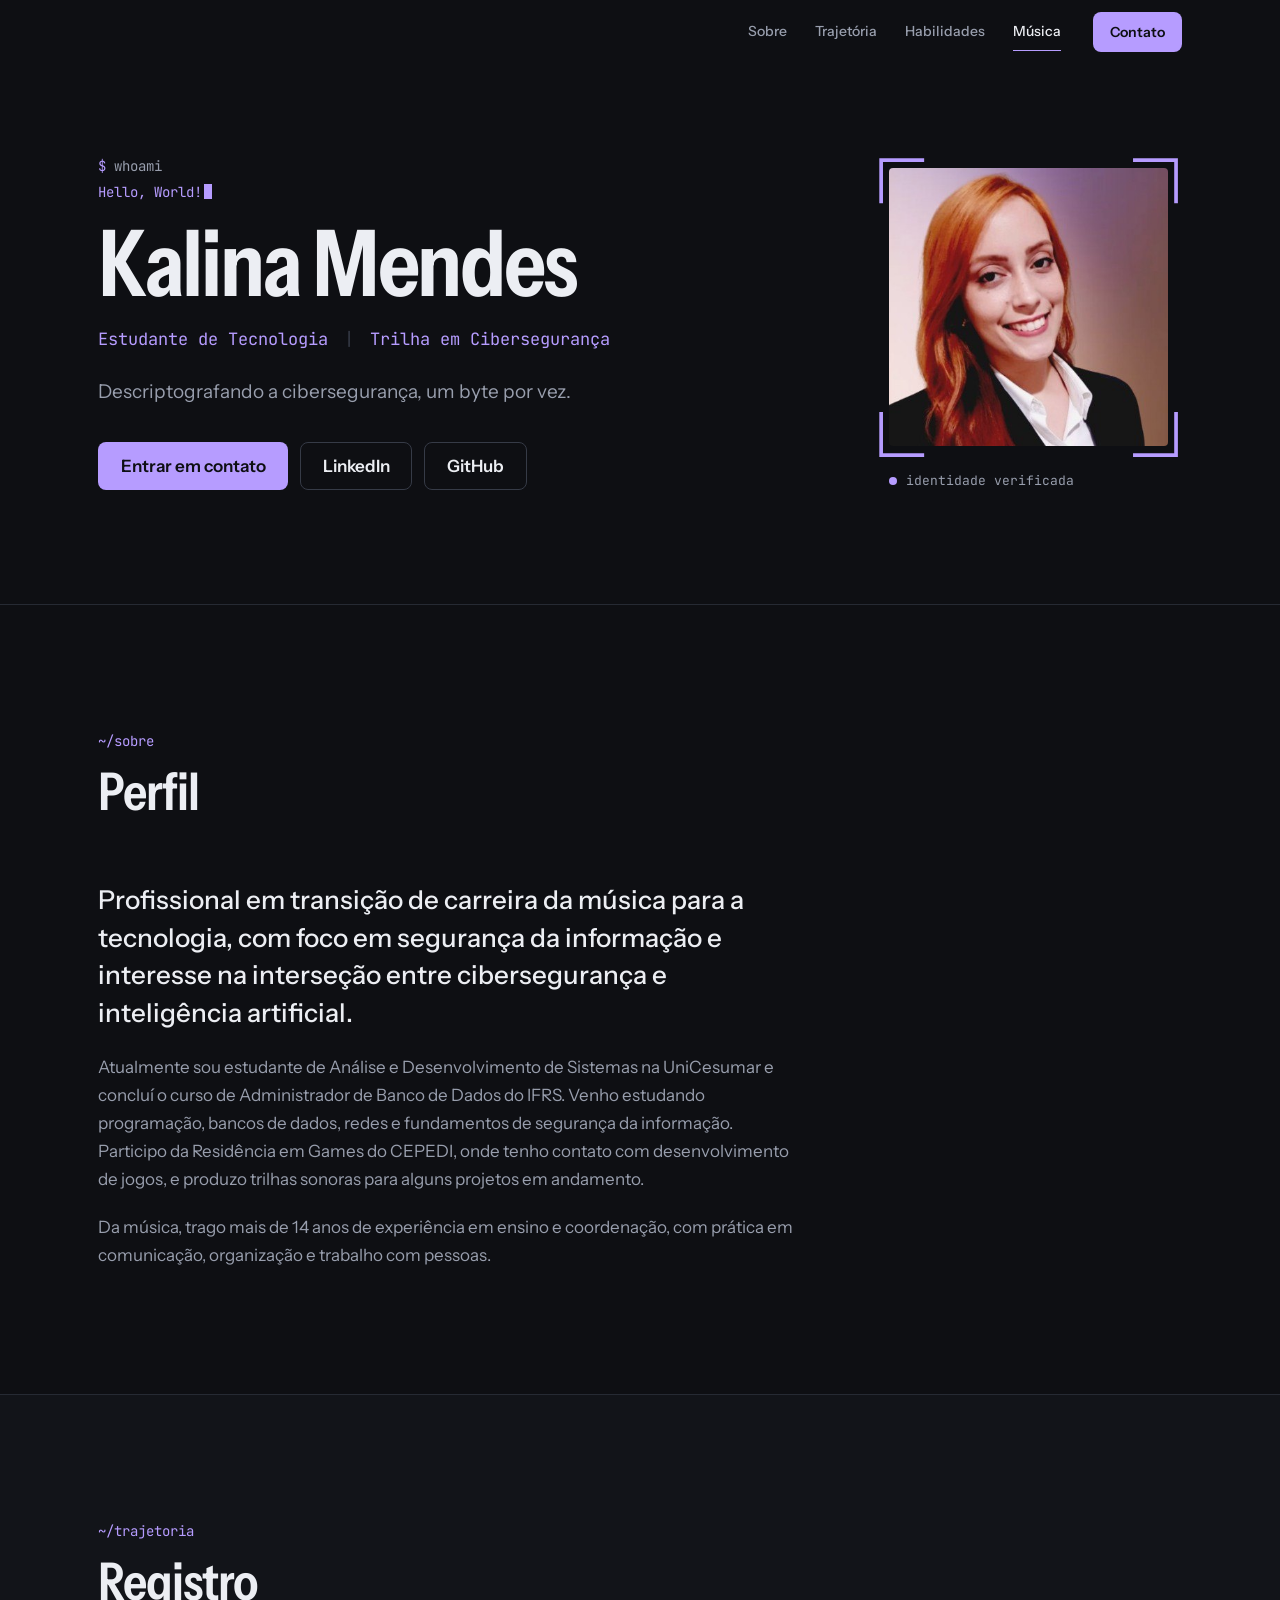
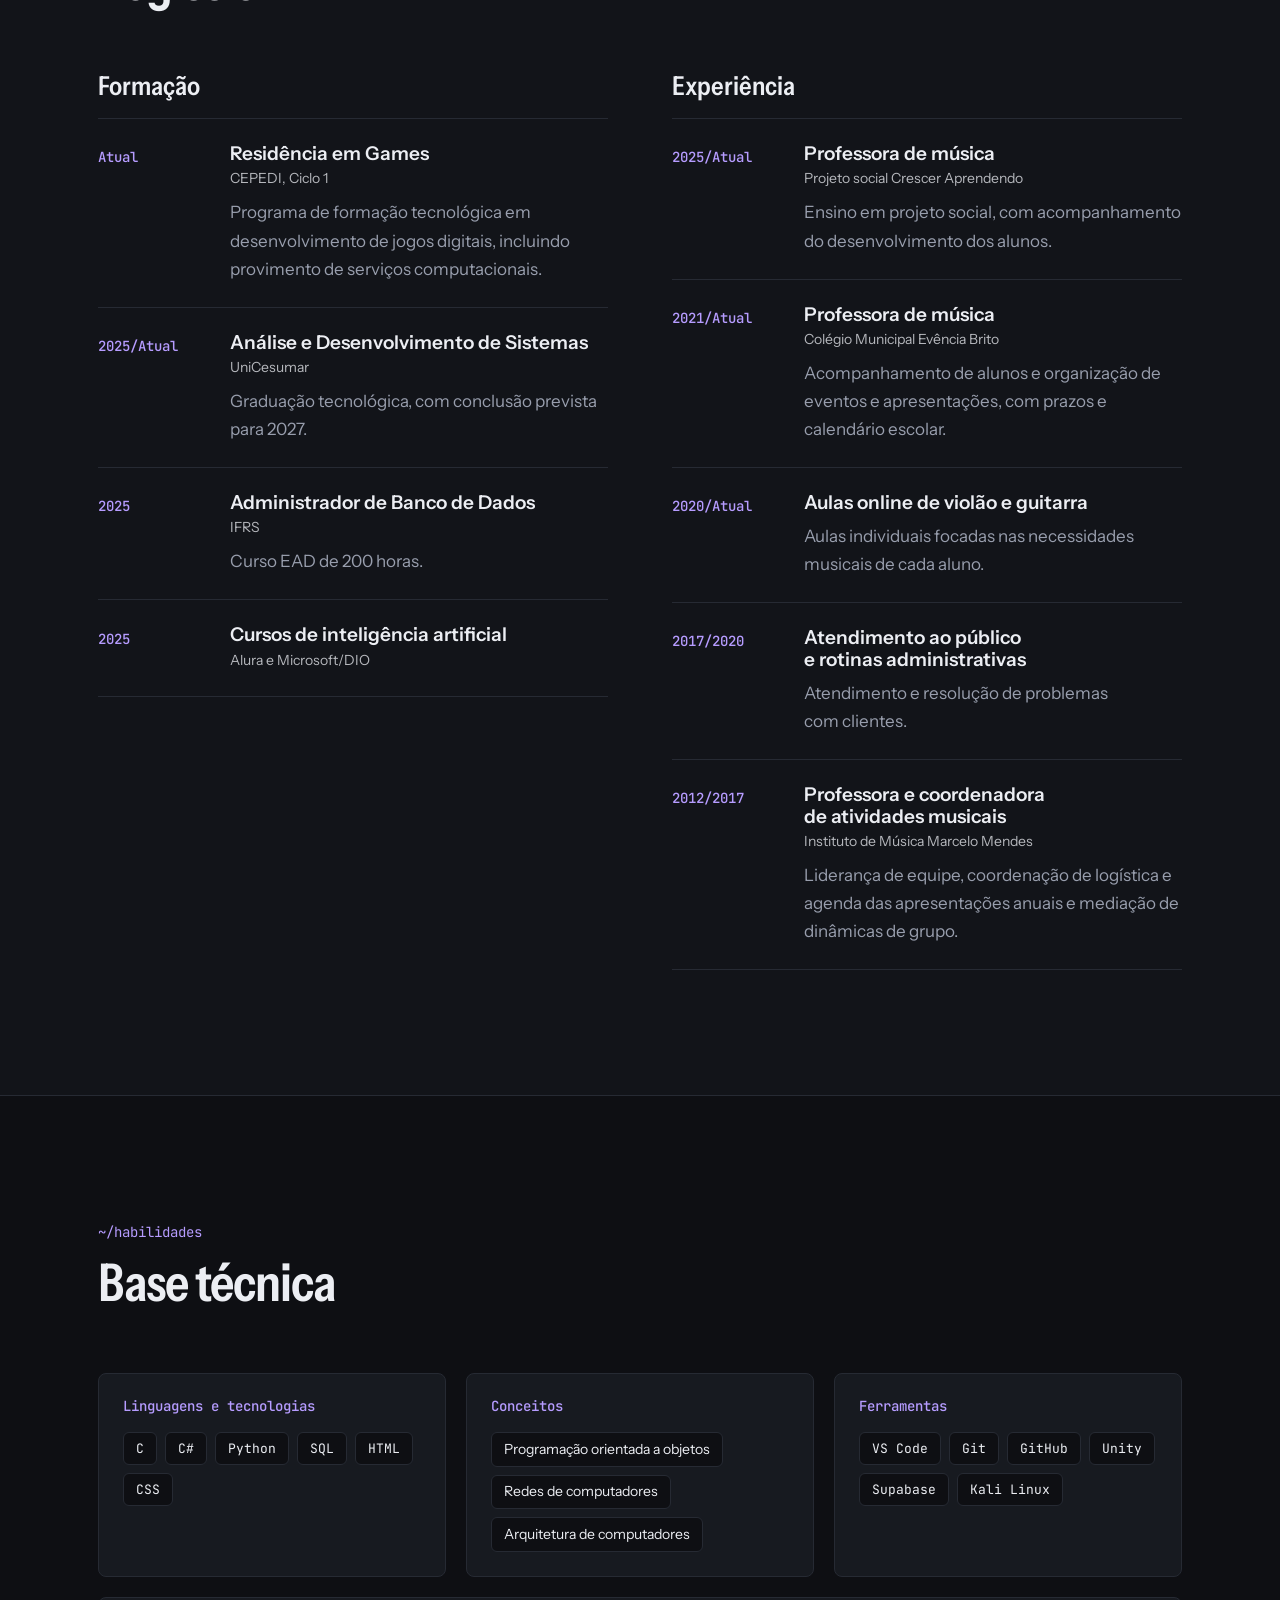
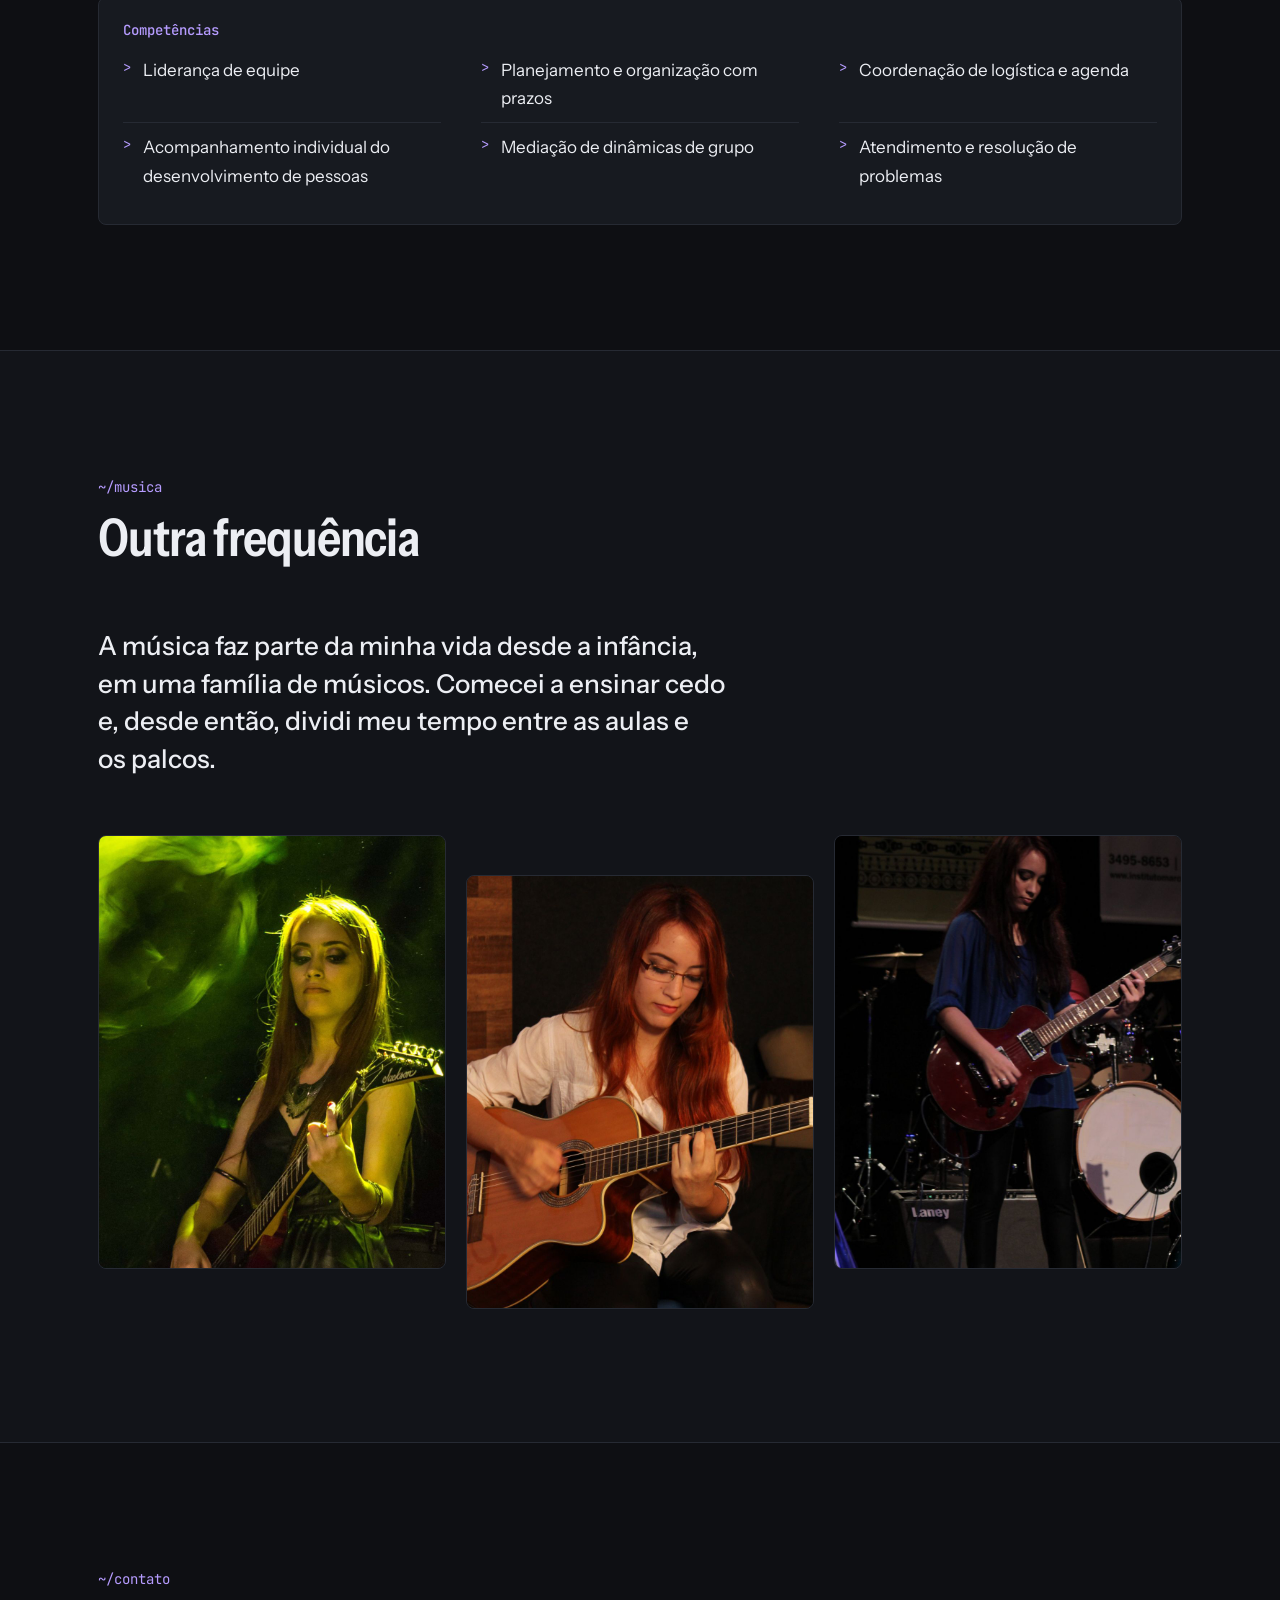
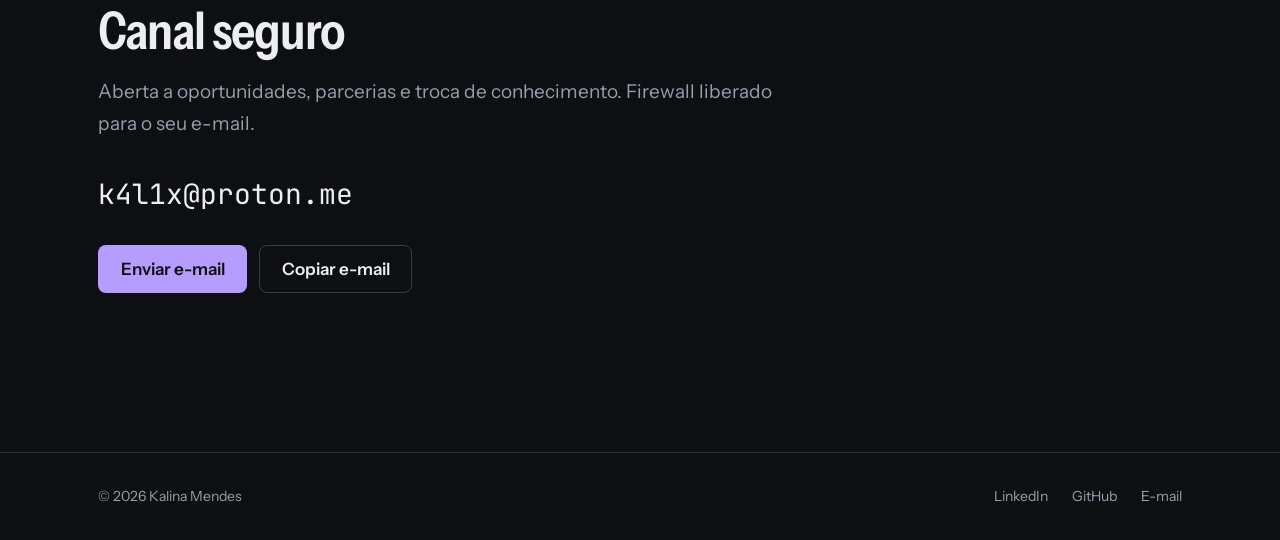
<file: index.html>
<!DOCTYPE html>
<html lang="pt-BR" class="no-js">
<head>
  <meta charset="UTF-8">
  <meta name="viewport" content="width=device-width, initial-scale=1">
  <title>K4L1</title>
  <meta name="description" content="Kalina Mendes, estudante de Análise e Desenvolvimento de Sistemas com trilha em cibersegurança. Formação, trajetória, base técnica e contato.">
  <meta name="author" content="Kalina Mendes">
  <meta name="theme-color" content="#0E0F13">
  <link rel="canonical" href="https://k4l1.com/">

  <meta property="og:type" content="profile">
  <meta property="og:locale" content="pt_BR">
  <meta property="og:site_name" content="Kalina Mendes">
  <meta property="og:title" content="Kalina Mendes | Estudante de Tecnologia, Trilha em Cibersegurança">
  <meta property="og:description" content="Estudante de Análise e Desenvolvimento de Sistemas com trilha em cibersegurança.">
  <meta property="og:url" content="https://k4l1.com/">
  <meta property="og:image" content="https://k4l1.com/assets/images/og-image.png">
  <meta property="og:image:width" content="1200">
  <meta property="og:image:height" content="630">
  <meta name="twitter:card" content="summary_large_image">

  <link rel="icon" href="assets/icons/favicon.svg" type="image/svg+xml">
  <link rel="apple-touch-icon" href="assets/icons/apple-touch-icon.png">
  <link rel="preload" href="assets/fonts/instrument-sans.woff2" as="font" type="font/woff2" crossorigin>
  <link rel="preload" href="assets/fonts/jetbrains-mono.woff2" as="font" type="font/woff2" crossorigin>
  <link rel="stylesheet" href="style.css">

  <script>document.documentElement.classList.replace('no-js', 'js');</script>
  <script src="script.js" defer></script>
</head>
<body>
  <a class="skip-link" href="#conteudo">Pular para o conteúdo</a>

  <header class="site-header" data-header>
    <div class="container header-inner">
      <button class="nav-toggle" type="button" aria-expanded="false" aria-controls="menu" data-nav-toggle>
        <span class="nav-toggle-bars" aria-hidden="true"></span>
        <span class="visually-hidden" data-nav-label>Abrir menu</span>
      </button>

      <nav class="site-nav" id="menu" aria-label="Principal" data-nav>
        <ul class="nav-list">
          <li><a href="#sobre">Sobre</a></li>
          <li><a href="#trajetoria">Trajetória</a></li>
          <li><a href="#habilidades">Habilidades</a></li>
          <li><a href="#musica">Música</a></li>
        </ul>
        <a class="btn btn-accent btn-small" href="#contato">Contato</a>
      </nav>
    </div>
  </header>

  <main id="conteudo">

    <!-- TOPO -->
    <section class="hero" id="topo" aria-labelledby="nome">
      <div class="container hero-grid">
        <div class="hero-text">
          <button class="prompt step" type="button" data-terminal-open aria-label="Abrir terminal" title="Abrir terminal">
            <span class="prompt-line" aria-hidden="true"><span class="prompt-sign">$</span> <span class="prompt-cmd">whoami</span></span>
            <span class="prompt-out" aria-hidden="true"><span data-typed>k4l1</span><span class="caret"></span></span>
          </button>
          <h1 class="hero-name step" id="nome">Kalina Mendes</h1>
          <p class="hero-title step"><span class="hero-part">Estudante de Tecnologia</span> <span class="hero-sep" aria-hidden="true">|</span> <span class="hero-part">Trilha em Cibersegurança</span></p>
          <p class="hero-lead step">Descriptografando a cibersegurança, um byte por vez.</p>
          <div class="hero-actions step">
            <a class="btn btn-accent" href="#contato">Entrar em contato</a>
            <a class="btn btn-ghost" href="https://www.linkedin.com/in/kalina-mendes/" target="_blank" rel="noopener">LinkedIn</a>
            <a class="btn btn-ghost" href="https://github.com/kalina-mendes" target="_blank" rel="noopener">GitHub</a>
          </div>
        </div>

        <figure class="id-card step">
          <div class="id-photo">
            <img src="assets/images/kalina-mendes.jpg" width="400" height="400" alt="Retrato de Kalina Mendes, sorrindo, de camisa branca e blazer preto." fetchpriority="high">
            <svg class="id-frame" viewBox="0 0 100 100" preserveAspectRatio="none" aria-hidden="true">
              <path d="M2 16V2h14M84 2h14v14M98 84v14H84M16 98H2V84"/>
            </svg>
          </div>
          <figcaption class="id-caption">
            <span class="id-dot" aria-hidden="true"></span>identidade verificada
          </figcaption>
        </figure>
      </div>
    </section>

    <!-- SOBRE -->
    <section class="section" id="sobre" aria-labelledby="sobre-titulo">
      <div class="container">
        <header class="section-head reveal">
          <p class="section-path" aria-hidden="true">~/sobre</p>
          <h2 class="section-title" id="sobre-titulo">Perfil</h2>
        </header>

        <div class="about reveal">
          <div class="about-text">
            <p class="about-lead">
              Profissional em transição de carreira da música para a tecnologia, com foco em segurança da informação
              e interesse na interseção entre cibersegurança e inteligência artificial.
            </p>
            <p>
              Atualmente sou estudante de Análise e Desenvolvimento de Sistemas na UniCesumar e concluí o curso de
              Administrador de Banco de Dados do IFRS. Venho estudando programação, bancos de dados, redes e fundamentos
              de segurança da informação. Participo da Residência em Games do CEPEDI, onde tenho contato com
              desenvolvimento de jogos, e produzo trilhas sonoras para alguns projetos em andamento.
            </p>
            <p>
              Da música, trago mais de 14 anos de experiência em ensino e coordenação, com prática em comunicação,
              organização e trabalho com pessoas.
            </p>
          </div>
        </div>
      </div>
    </section>

    <!-- TRAJETÓRIA -->
    <section class="section section-alt" id="trajetoria" aria-labelledby="trajetoria-titulo">
      <div class="container">
        <header class="section-head reveal">
          <p class="section-path" aria-hidden="true">~/trajetoria</p>
          <h2 class="section-title" id="trajetoria-titulo">Registro</h2>
        </header>

        <div class="log-grid">
          <div class="log reveal">
            <h3 class="log-title">Formação</h3>
            <ol class="log-list">
              <li class="log-item">
                <p class="log-date"><span class="visually-hidden">Período: </span>Atual</p>
                <div class="log-body">
                  <h4>Residência em Games</h4>
                  <p class="log-org">CEPEDI, Ciclo 1</p>
                  <p>Programa de formação tecnológica em desenvolvimento de jogos digitais, incluindo provimento de serviços computacionais.</p>
                </div>
              </li>
              <li class="log-item">
                <p class="log-date"><span class="visually-hidden">Período: </span>2025/Atual</p>
                <div class="log-body">
                  <h4>Análise e Desenvolvimento de Sistemas</h4>
                  <p class="log-org">UniCesumar</p>
                  <p>Graduação tecnológica, com conclusão prevista para 2027.</p>
                </div>
              </li>
              <li class="log-item">
                <p class="log-date"><span class="visually-hidden">Ano: </span>2025</p>
                <div class="log-body">
                  <h4>Administrador de Banco de Dados</h4>
                  <p class="log-org">IFRS</p>
                  <p>Curso EAD de 200 horas.</p>
                </div>
              </li>
              <li class="log-item">
                <p class="log-date"><span class="visually-hidden">Ano: </span>2025</p>
                <div class="log-body">
                  <h4>Cursos de inteligência artificial</h4>
                  <p class="log-org">Alura e Microsoft/DIO</p>
                </div>
              </li>
            </ol>
          </div>

          <div class="log reveal">
            <h3 class="log-title">Experiência</h3>
            <ol class="log-list">
              <li class="log-item">
                <p class="log-date"><span class="visually-hidden">Período: </span>2025/Atual</p>
                <div class="log-body">
                  <h4>Professora de música</h4>
                  <p class="log-org">Projeto social Crescer Aprendendo</p>
                  <p>Ensino em projeto social, com acompanhamento do desenvolvimento dos alunos.</p>
                </div>
              </li>
              <li class="log-item">
                <p class="log-date"><span class="visually-hidden">Período: </span>2021/Atual</p>
                <div class="log-body">
                  <h4>Professora de música</h4>
                  <p class="log-org">Colégio Municipal Evência Brito</p>
                  <p>Acompanhamento de alunos e organização de eventos e apresentações, com prazos e calendário escolar.</p>
                </div>
              </li>
              <li class="log-item">
                <p class="log-date"><span class="visually-hidden">Período: </span>2020/Atual</p>
                <div class="log-body">
                  <h4>Aulas online de violão e guitarra</h4>
                  <p>Aulas individuais focadas nas necessidades musicais de cada aluno.</p>
                </div>
              </li>
              <li class="log-item">
                <p class="log-date"><span class="visually-hidden">Período: </span>2017/2020</p>
                <div class="log-body">
                  <h4>Atendimento ao público e rotinas administrativas</h4>
                  <p>Atendimento e resolução de problemas com clientes.</p>
                </div>
              </li>
              <li class="log-item">
                <p class="log-date"><span class="visually-hidden">Período: </span>2012/2017</p>
                <div class="log-body">
                  <h4>Professora e coordenadora de atividades musicais</h4>
                  <p class="log-org">Instituto de Música Marcelo Mendes</p>
                  <p>Liderança de equipe, coordenação de logística e agenda das apresentações anuais e mediação de dinâmicas de grupo.</p>
                </div>
              </li>
            </ol>
          </div>
        </div>
      </div>
    </section>

    <!-- HABILIDADES -->
    <section class="section" id="habilidades" aria-labelledby="habilidades-titulo">
      <div class="container">
        <header class="section-head reveal">
          <p class="section-path" aria-hidden="true">~/habilidades</p>
          <h2 class="section-title" id="habilidades-titulo">Base técnica</h2>
        </header>

        <div class="stack-grid">
          <article class="stack reveal">
            <h3 class="stack-title">Linguagens e tecnologias</h3>
            <ul class="tags tags-mono">
              <li>C</li><li>C#</li><li>Python</li><li>SQL</li><li>HTML</li><li>CSS</li>
            </ul>
          </article>
          <article class="stack reveal">
            <h3 class="stack-title">Conceitos</h3>
            <ul class="tags">
              <li>Programação orientada a objetos</li><li>Redes de computadores</li><li>Arquitetura de computadores</li>
            </ul>
          </article>
          <article class="stack reveal">
            <h3 class="stack-title">Ferramentas</h3>
            <ul class="tags tags-mono">
              <li>VS Code</li><li>Git</li><li>GitHub</li><li>Unity</li><li>Supabase</li><li>Kali Linux</li>
            </ul>
          </article>
          <article class="stack stack-wide reveal">
            <h3 class="stack-title">Competências</h3>
            <ul class="skill-list">
              <li>Liderança de equipe</li>
              <li>Planejamento e organização com prazos</li>
              <li>Coordenação de logística e agenda</li>
              <li>Acompanhamento individual do desenvolvimento de pessoas</li>
              <li>Mediação de dinâmicas de grupo</li>
              <li>Atendimento e resolução de problemas</li>
            </ul>
          </article>
        </div>
      </div>
    </section>

    <!-- MÚSICA -->
    <section class="section section-alt" id="musica" aria-labelledby="musica-titulo">
      <div class="container">
        <header class="section-head reveal">
          <p class="section-path" aria-hidden="true">~/musica</p>
          <h2 class="section-title" id="musica-titulo">Outra frequência</h2>
        </header>

        <div class="music reveal">
          <div class="music-text">
            <p class="about-lead">
              A música faz parte da minha vida desde a infância, em uma família de músicos.
              Comecei a ensinar cedo e, desde então, dividi meu tempo entre as aulas e os palcos.
            </p>
          </div>

          <div class="gallery">
            <figure class="shot">
              <img src="assets/images/musica-show.jpg" width="960" height="1200" loading="lazy" decoding="async"
                   alt="Kalina tocando guitarra elétrica em show, iluminada por fumaça verde.">
            </figure>
            <figure class="shot">
              <img src="assets/images/musica-violao.jpg" width="960" height="1200" loading="lazy" decoding="async"
                   alt="Kalina tocando violão sentada, em um estúdio.">
            </figure>
            <figure class="shot">
              <img src="assets/images/musica-palco.jpg" width="960" height="1200" loading="lazy" decoding="async"
                   alt="Kalina tocando guitarra vermelha no palco, com bateria e amplificador ao fundo.">
            </figure>
          </div>
        </div>
      </div>
    </section>

    <!-- CONTATO -->
    <section class="section section-contact" id="contato" aria-labelledby="contato-titulo">
      <div class="container">
        <div class="contact reveal">
          <p class="section-path" aria-hidden="true">~/contato</p>
          <h2 class="section-title" id="contato-titulo">Canal seguro</h2>
          <p class="contact-text">Aberta a oportunidades, parcerias e troca de conhecimento. Firewall liberado para o seu e-mail.</p>

          <p class="contact-mail"><a href="mailto:k4l1x@proton.me">k4l1x@proton.me</a></p>

          <div class="contact-actions">
            <a class="btn btn-accent" href="mailto:k4l1x@proton.me">Enviar e-mail</a>
            <button class="btn btn-ghost" type="button" data-copy="k4l1x@proton.me">Copiar e-mail</button>
          </div>
          <p class="copy-feedback" role="status" aria-live="polite" data-copy-feedback></p>
        </div>
      </div>
    </section>
  </main>

  <footer class="site-footer">
    <div class="container footer-inner">
      <p>&copy; <span data-year>2026</span> Kalina Mendes</p>
      <ul class="footer-links">
        <li><a href="https://www.linkedin.com/in/kalina-mendes/" target="_blank" rel="noopener">LinkedIn</a></li>
        <li><a href="https://github.com/kalina-mendes" target="_blank" rel="noopener">GitHub</a></li>
        <li><a href="mailto:k4l1x@proton.me">E-mail</a></li>
      </ul>
    </div>
  </footer>

  <!-- TERMINAL: abre ao clicar no "$ whoami" do topo -->
  <dialog class="terminal" id="terminal" aria-labelledby="terminal-titulo">
    <div class="terminal-bar">
      <p class="terminal-title" id="terminal-titulo">k4l1@site</p>
      <button class="terminal-close" type="button" id="terminal-fechar" aria-label="Fechar terminal">&times;</button>
    </div>
    <div class="terminal-output" id="terminal-saida" aria-live="polite"></div>
    <form class="terminal-form" id="terminal-form">
      <label class="terminal-prompt" id="terminal-prompt" for="terminal-entrada">k4l1@site:~$</label>
      <input class="terminal-input" id="terminal-entrada" type="text" autocomplete="off" autocapitalize="off" autocorrect="off" spellcheck="false" enterkeyhint="send">
    </form>
  </dialog>
</body>
</html>
</file>
<file: style.css>
/* =========================================================
   k4l1.com
   Modo escuro. Mobile-first. Tokens no :root.
   ========================================================= */

@font-face {
  font-family: "Instrument Sans";
  src: url("assets/fonts/instrument-sans.woff2") format("woff2");
  font-weight: 400 700;
  font-stretch: 75% 100%;
  font-display: swap;
}
@font-face {
  font-family: "JetBrains Mono";
  src: url("assets/fonts/jetbrains-mono.woff2") format("woff2");
  font-weight: 100 800;
  font-display: swap;
}

:root {
  --bg: #0E0F13;
  --bg-alt: #121419;
  --surface: #171A20;
  --line: #262A33;
  --line-strong: #363B47;
  --text: #ECEEF3;
  --muted: #989EAD;
  --accent: #B69CFF;
  --accent-hover: #C9B6FF;
  --accent-soft: rgba(182, 156, 255, 0.12);

  --sans: "Instrument Sans", "Segoe UI", system-ui, -apple-system, Roboto, Arial, sans-serif;
  --mono: "JetBrains Mono", ui-monospace, "Cascadia Code", Consolas, "Liberation Mono", monospace;

  --step--1: 0.875rem;
  --step-0: 1rem;
  --step-1: 1.1875rem;
  --step-2: clamp(1.3rem, 1.1rem + 0.9vw, 1.625rem);
  --step-3: clamp(2rem, 1.4rem + 2.8vw, 3.25rem);
  --step-4: clamp(2.75rem, 1.6rem + 5.6vw, 5.75rem);

  --gutter: clamp(1.25rem, 4.5vw, 3rem);
  --section-space: clamp(4.5rem, 3rem + 6vw, 8rem);
  --header-h: 4rem;
  --radius: 8px;
  --ease: cubic-bezier(0.2, 0.7, 0.2, 1);

  color-scheme: dark;
}

/* ---------- Base ---------- */
*, *::before, *::after { box-sizing: border-box; }

html {
  -webkit-text-size-adjust: 100%;
  scroll-behavior: smooth;
  scroll-padding-top: calc(var(--header-h) + 1rem);
  background: var(--bg);
}

body {
  margin: 0;
  font-family: var(--sans);
  font-size: var(--step-0);
  line-height: 1.65;
  color: var(--text);
  background: var(--bg);
  -webkit-font-smoothing: antialiased;
  overflow-x: hidden;
}
@media (min-width: 1024px) { body { font-size: 1.0625rem; } }

h1, h2, h3, h4 { margin: 0; line-height: 1.15; font-weight: 600; text-wrap: balance; }
p { margin: 0; text-wrap: pretty; }
ul, ol { margin: 0; padding: 0; list-style: none; }
figure { margin: 0; }
img, svg { display: block; max-width: 100%; }
a { color: inherit; }

::selection { background: var(--accent); color: var(--bg); }

:focus-visible { outline: 2px solid var(--accent); outline-offset: 3px; border-radius: 3px; }

.container { width: 100%; max-width: 1180px; margin-inline: auto; padding-inline: var(--gutter); }

.visually-hidden {
  position: absolute !important;
  width: 1px; height: 1px;
  overflow: hidden;
  clip: rect(0 0 0 0);
  white-space: nowrap;
}

.skip-link {
  position: absolute; left: 1rem; top: -4rem; z-index: 100;
  padding: 0.75rem 1rem;
  background: var(--accent); color: var(--bg);
  font-weight: 600; text-decoration: none; border-radius: var(--radius);
  transition: top 0.2s var(--ease);
}
.skip-link:focus { top: 1rem; }

/* ---------- Botões ---------- */
.btn {
  display: inline-flex; align-items: center; justify-content: center;
  min-height: 3rem; padding: 0.75rem 1.35rem;
  font: inherit; font-weight: 600; line-height: 1.2;
  text-decoration: none; cursor: pointer;
  border: 1px solid transparent; border-radius: var(--radius);
  transition: background-color 0.25s var(--ease), border-color 0.25s var(--ease), color 0.25s var(--ease);
}
.btn-small { min-height: 2.5rem; padding: 0.45rem 1rem; font-size: var(--step--1); }
.btn-accent { background: var(--accent); color: var(--bg); }
.btn-accent:hover { background: var(--accent-hover); }
.btn-ghost { background: transparent; color: var(--text); border-color: var(--line-strong); }
.btn-ghost:hover { border-color: var(--accent); color: var(--accent); }

/* ---------- Header ---------- */
.site-header {
  position: fixed; inset: 0 0 auto 0; z-index: 50;
  height: var(--header-h);
  transition: background-color 0.3s var(--ease), box-shadow 0.3s var(--ease);
}
.site-header.is-solid,
.site-header.menu-open {
  background: rgba(14, 15, 19, 0.88);
  box-shadow: 0 1px 0 var(--line);
  -webkit-backdrop-filter: blur(12px);
  backdrop-filter: blur(12px);
}

.header-inner { height: 100%; display: flex; align-items: center; justify-content: flex-end; gap: 1rem; }

.brand {
  font-family: var(--mono);
  font-size: 0.9375rem;
  font-weight: 500;
  text-decoration: none;
  letter-spacing: -0.01em;
}
.brand-prompt { color: var(--accent); }

.nav-toggle {
  display: none; position: relative;
  width: 2.75rem; height: 2.75rem; margin-right: -0.5rem;
  background: none; border: 0; color: var(--text); cursor: pointer;
}
.js .nav-toggle { display: block; }
.nav-toggle-bars,
.nav-toggle-bars::before,
.nav-toggle-bars::after {
  position: absolute; left: 50%;
  width: 1.375rem; height: 2px; margin-left: -0.6875rem;
  background: currentColor; border-radius: 2px;
  transition: transform 0.3s var(--ease), background-color 0.2s;
}
.nav-toggle-bars { top: 50%; margin-top: -1px; }
.nav-toggle-bars::before, .nav-toggle-bars::after { content: ""; }
.nav-toggle-bars::before { transform: translateY(-7px); }
.nav-toggle-bars::after { transform: translateY(7px); }
.nav-toggle[aria-expanded="true"] .nav-toggle-bars { background: transparent; }
.nav-toggle[aria-expanded="true"] .nav-toggle-bars::before { transform: rotate(45deg); }
.nav-toggle[aria-expanded="true"] .nav-toggle-bars::after { transform: rotate(-45deg); }

.site-nav a:not(.btn) { text-decoration: none; }

.js .site-nav {
  position: fixed; inset: var(--header-h) 0 auto 0;
  padding: 0.5rem var(--gutter) 2rem;
  background: var(--bg);
  box-shadow: 0 1px 0 var(--line), 0 30px 40px -20px rgba(0, 0, 0, 0.6);
  opacity: 0; visibility: hidden; transform: translateY(-8px);
  transition: opacity 0.3s var(--ease), transform 0.3s var(--ease), visibility 0s linear 0.3s;
}
.js .site-nav.is-open {
  opacity: 1; visibility: visible; transform: none;
  transition: opacity 0.3s var(--ease), transform 0.3s var(--ease);
}
.nav-list a {
  display: block; padding: 0.9rem 0;
  font-size: var(--step-2); font-weight: 550;
  border-bottom: 1px solid var(--line);
}
.site-nav .btn { width: 100%; margin-top: 1.5rem; min-height: 3rem; font-size: var(--step-0); }

.no-js .site-header { position: absolute; height: auto; padding-block: 1rem; }
.no-js .header-inner { flex-wrap: wrap; }
.no-js .nav-list { display: flex; flex-wrap: wrap; gap: 0 1.25rem; }
.no-js .nav-list a { font-size: var(--step-0); border: 0; padding: 0.25rem 0; }
.no-js .site-nav .btn { display: none; }

@media (min-width: 900px) {
  .js .nav-toggle { display: none; }
  .js .site-nav, .no-js .site-nav {
    position: static; display: flex; align-items: center; gap: 2rem;
    padding: 0; background: none; box-shadow: none;
    opacity: 1; visibility: visible; transform: none;
  }
  .nav-list, .no-js .nav-list { display: flex; gap: 1.75rem; }
  .nav-list a, .no-js .nav-list a {
    position: relative; padding: 0.35rem 0;
    font-size: var(--step--1); font-weight: 500;
    color: var(--muted); border: 0;
    transition: color 0.2s var(--ease);
  }
  .nav-list a:hover, .nav-list a.is-active { color: var(--text); }
  .nav-list a.is-active::before {
    content: ""; position: absolute; left: 0; right: 0; bottom: -2px;
    height: 1px; background: var(--accent);
  }
  .site-nav .btn, .no-js .site-nav .btn {
    display: inline-flex; width: auto; margin-top: 0;
    min-height: 2.5rem; font-size: var(--step--1);
  }
}

/* ---------- Topo ---------- */
.hero {
  position: relative;
  padding-block: calc(var(--header-h) + clamp(2.5rem, 7vw, 6rem)) clamp(4rem, 9vw, 7rem);
  border-bottom: 1px solid var(--line);
  overflow: hidden;
}
/* grade técnica muito discreta, só no topo */
.hero::before {
  content: "";
  position: absolute; inset: 0; z-index: -1;
  background-image:
    linear-gradient(var(--line) 1px, transparent 1px),
    linear-gradient(90deg, var(--line) 1px, transparent 1px);
  background-size: 56px 56px;
  opacity: 0.35;
  mask-image: radial-gradient(ellipse 70% 60% at 70% 40%, #000, transparent 75%);
  -webkit-mask-image: radial-gradient(ellipse 70% 60% at 70% 40%, #000, transparent 75%);
}

.hero-grid { display: grid; gap: 3rem; align-items: center; }

.prompt {
  display: block;
  margin-bottom: 1rem;
  padding: 0;
  font-family: var(--mono);
  font-size: var(--step--1);
  line-height: 1.65;
  text-align: left;
  color: var(--muted);
  background: none;
  border: 0;
  cursor: pointer;
}
.prompt-line, .prompt-out { display: block; }
.prompt-cmd { transition: color 0.2s var(--ease); }
.prompt:hover .prompt-cmd { color: var(--text); text-decoration: underline; text-underline-offset: 3px; }
.prompt-sign { color: var(--accent); }
.prompt-out { color: var(--accent); min-height: 1.65em; margin-top: 0.15rem !important; }
.caret {
  display: inline-block; width: 0.55em; height: 1.1em;
  margin-left: 0.15em; vertical-align: -0.2em;
  background: var(--accent);
  animation: blink 1.1s steps(1) infinite;
}
@keyframes blink { 50% { opacity: 0; } }

/* ---------- Terminal ---------- */
.terminal {
  width: min(46rem, calc(100vw - 2rem));
  max-height: calc(100dvh - 2rem);
  padding: 0;
  color: var(--text);
  background: #0A0B0E;
  border: 1px solid var(--line-strong);
  border-radius: var(--radius);
  box-shadow: 0 30px 60px -20px rgba(0, 0, 0, 0.7);
  font-family: var(--mono);
  font-size: 0.875rem;
  overflow: hidden;
}
.terminal[open] { display: flex; flex-direction: column; }
.terminal::backdrop { background: rgba(5, 6, 8, 0.72); }

.terminal-bar {
  display: flex; align-items: center; justify-content: space-between; gap: 1rem;
  padding: 0.45rem 0.5rem 0.45rem 1rem;
  border-bottom: 1px solid var(--line);
  background: var(--surface);
}
.terminal-title { color: var(--muted); font-size: 0.8125rem; }
.terminal-close {
  width: 2.25rem; height: 2.25rem;
  font: inherit; font-size: 1.25rem; line-height: 1;
  color: var(--muted); background: none; border: 0; border-radius: 6px; cursor: pointer;
}
.terminal-close:hover { color: var(--text); background: var(--line); }

.terminal-output {
  height: clamp(14rem, 50dvh, 26rem);
  padding: 1rem 1rem 0.25rem;
  overflow-y: auto;
  white-space: pre-wrap;
  overflow-wrap: anywhere;
  line-height: 1.6;
  scrollbar-width: thin;
  scrollbar-color: var(--line-strong) transparent;
}
.terminal-output p { margin: 0; }
.t-cmd { color: var(--text); }
.t-muted { color: var(--muted); }
.t-accent { color: var(--accent); }

.terminal-form { display: flex; align-items: baseline; gap: 0.6ch; padding: 0.25rem 1rem 1rem; }
.terminal-prompt { flex: none; color: var(--accent); white-space: nowrap; }
.terminal-input {
  flex: 1; min-width: 0;
  padding: 0;
  font: inherit; color: var(--text);
  background: transparent; border: 0; outline: none;
  caret-color: var(--accent);
}
.terminal-input.is-secret { color: transparent; }
@media (max-width: 480px) { .terminal { font-size: 0.8125rem; } }

.hero-name {
  font-size: var(--step-4);
  font-weight: 650;
  font-stretch: 80%;
  line-height: 0.95;
  letter-spacing: -0.025em;
}

.hero-title {
  margin-top: 1.1rem;
  font-family: var(--mono);
  font-size: clamp(0.875rem, 0.8rem + 0.4vw, 1.0625rem);
  color: var(--accent);
}
.hero-sep { color: var(--line-strong); margin-inline: 0.35em; }
.hero-part { white-space: nowrap; }
@media (max-width: 559px) {
  .hero-part { display: block; }
  .hero-sep { display: none; }
}

.hero-lead {
  max-width: 34rem;
  margin-top: 1.5rem;
  font-size: var(--step-1);
  color: var(--muted);
  line-height: 1.55;
}

.hero-actions { display: flex; flex-wrap: wrap; gap: 0.75rem; margin-top: 2.25rem; }
.hero-actions .btn-accent { flex: 1 1 100%; }
.hero-actions .btn-ghost { flex: 1 1 0; }
@media (min-width: 560px) { .hero-actions .btn { flex: 0 0 auto; } }

/* Cartão de identidade */
.id-card { justify-self: start; width: min(15rem, 62vw); }
.id-photo { position: relative; padding: 0.9rem; }
.id-photo img {
  width: 100%; height: auto; aspect-ratio: 1;
  object-fit: cover;
  border-radius: 4px;
  filter: saturate(0.92);
}
.id-frame {
  position: absolute; inset: 0; width: 100%; height: 100%;
  fill: none; stroke: var(--accent); stroke-width: 1.2;
  vector-effect: non-scaling-stroke;
  overflow: visible;
}
.id-caption {
  display: flex; align-items: center; gap: 0.55rem;
  margin-top: 0.6rem; padding-left: 0.9rem;
  font-family: var(--mono); font-size: 0.8125rem; color: var(--muted);
}
.id-dot {
  width: 0.5rem; height: 0.5rem; border-radius: 50%;
  background: var(--accent);
  box-shadow: 0 0 0 0 var(--accent-soft);
  animation: pulse 2.4s var(--ease) infinite;
}
@keyframes pulse {
  0% { box-shadow: 0 0 0 0 rgba(182, 156, 255, 0.45); }
  70%, 100% { box-shadow: 0 0 0 0.5rem rgba(182, 156, 255, 0); }
}

@media (min-width: 900px) {
  .hero-grid { grid-template-columns: 1fr auto; gap: 4rem; }
  .id-card { justify-self: end; width: clamp(17rem, 24vw, 22rem); }
}

/* Entrada: o único momento orquestrado da página */
.js .step { opacity: 0; transform: translateY(12px); animation: step-in 0.8s var(--ease) forwards; }
.js .hero-name.step { animation-delay: 0.35s; }
.js .hero-title.step { animation-delay: 0.45s; }
.js .hero-lead.step { animation-delay: 0.55s; }
.js .hero-actions.step { animation-delay: 0.65s; }
.js .id-card.step { animation-delay: 0.5s; transform: none; }
.js .id-frame path { stroke-dasharray: 60; stroke-dashoffset: 60; animation: draw 1.1s var(--ease) 0.7s forwards; }
@keyframes step-in { to { opacity: 1; transform: none; } }
@keyframes draw { to { stroke-dashoffset: 0; } }

/* ---------- Seções ---------- */
.section { padding-block: var(--section-space); }
.section-alt { background: var(--bg-alt); border-block: 1px solid var(--line); }

.section-head { margin-bottom: clamp(2.5rem, 5vw, 3.75rem); }
.section-path {
  font-family: var(--mono);
  font-size: var(--step--1);
  color: var(--accent);
  margin-bottom: 0.6rem;
}
.section-title {
  font-size: var(--step-3);
  font-weight: 620;
  font-stretch: 82%;
  letter-spacing: -0.02em;
}

.js .reveal { opacity: 0; transform: translateY(16px); transition: opacity 0.8s var(--ease), transform 0.8s var(--ease); }
.js .reveal.is-visible { opacity: 1; transform: none; }

/* Etiquetas */
.tags { display: flex; flex-wrap: wrap; gap: 0.5rem; }
.tags li {
  padding: 0.3rem 0.75rem;
  font-size: var(--step--1);
  color: var(--text);
  background: var(--surface);
  border: 1px solid var(--line);
  border-radius: 6px;
}
.tags-mono li { font-family: var(--mono); font-size: 0.8125rem; }

/* ---------- Sobre ---------- */
.about-text { max-width: 44rem; }
.about-text p + p, .music-text p + p { margin-top: 1.25rem; }
.about-text p, .music-text p { color: var(--muted); }
.about-lead { color: var(--text) !important; font-size: var(--step-2); line-height: 1.45; font-weight: 500; }



/* ---------- Registro ---------- */
.log-grid { display: grid; gap: 4rem; }

.log-title {
  font-size: var(--step-2);
  font-stretch: 85%;
  padding-bottom: 1rem;
  border-bottom: 1px solid var(--line);
}

.log-item {
  display: grid;
  grid-template-columns: 1fr;
  gap: 0.35rem;
  padding-block: 1.5rem;
  border-bottom: 1px solid var(--line);
}
.log-date {
  font-family: var(--mono);
  font-size: 0.875rem;
  font-weight: 500;
  color: var(--accent);
  font-variant-numeric: tabular-nums;
}
.log-body h4 { font-size: var(--step-1); font-weight: 600; }
.log-org { margin-top: 0.15rem; font-size: var(--step--1); color: var(--text); opacity: 0.75; }
.log-body p:not(.log-org) { margin-top: 0.5rem; color: var(--muted); max-width: 36rem; }

@media (min-width: 640px) {
  .log-item { grid-template-columns: 7.5rem 1fr; gap: 1.5rem; }
  .log-date { padding-top: 0.2rem; }
}
@media (min-width: 1100px) {
  .log-grid { grid-template-columns: 1fr 1fr; gap: 4rem; align-items: start; }
  .log-item { grid-template-columns: 6.75rem 1fr; }
}

/* ---------- Base técnica ---------- */
.stack-grid { display: grid; gap: 1rem; }
.stack {
  padding: 1.5rem;
  background: var(--surface);
  border: 1px solid var(--line);
  border-radius: var(--radius);
  transition: border-color 0.3s var(--ease);
}
.stack:hover { border-color: var(--line-strong); }
.stack .tags li { background: var(--bg); }
.stack-title {
  font-family: var(--mono); font-size: var(--step--1); font-weight: 500;
  color: var(--accent); margin-bottom: 1.1rem;
}

.skill-list { display: grid; gap: 0; }
.skill-list li {
  position: relative;
  padding: 0.65rem 0 0.65rem 1.25rem;
  border-top: 1px solid var(--line);
}
.skill-list li:first-child { border-top: 0; padding-top: 0; }
.skill-list li::before {
  content: ">";
  position: absolute; left: 0;
  font-family: var(--mono); font-size: 0.875rem;
  color: var(--accent);
}
.skill-list li:first-child::before { top: 0.05rem; }

@media (min-width: 768px) {
  .stack-grid { grid-template-columns: repeat(3, 1fr); gap: 1.25rem; }
  .stack-wide { grid-column: 1 / -1; }
  .skill-list { grid-template-columns: repeat(2, 1fr); column-gap: 2.5rem; }
  .skill-list li:nth-child(2) { border-top: 0; padding-top: 0; }
  .skill-list li:nth-child(2)::before { top: 0.05rem; }
}
@media (min-width: 1024px) {
  .skill-list { grid-template-columns: repeat(3, 1fr); }
  .skill-list li:nth-child(3) { border-top: 0; padding-top: 0; }
  .skill-list li:nth-child(3)::before { top: 0.05rem; }
}

/* ---------- Música ---------- */
.music { display: grid; gap: 3rem; }
.music-text { max-width: 40rem; }

.gallery {
  display: grid;
  grid-auto-flow: column;
  grid-auto-columns: 72%;
  gap: 0.75rem;
  overflow-x: auto;
  scroll-snap-type: x mandatory;
  padding-bottom: 0.5rem;
  scrollbar-width: thin;
  scrollbar-color: var(--line-strong) transparent;
}
.shot {
  scroll-snap-align: start;
  overflow: hidden;
  border-radius: var(--radius);
  border: 1px solid var(--line);
  background: var(--surface);
}
.shot img {
  width: 100%; height: auto; aspect-ratio: 4 / 5; object-fit: cover;
  transition: transform 0.9s var(--ease);
}
.shot:hover img { transform: scale(1.03); }

@media (min-width: 768px) {
  .gallery { grid-auto-flow: row; grid-template-columns: repeat(3, 1fr); overflow: visible; gap: 1.25rem; }
  .shot:nth-child(2) { transform: translateY(2.5rem); }
  .music { gap: 3.5rem; }
  #musica { padding-bottom: calc(var(--section-space) + 2.5rem); }
}

/* ---------- Contato ---------- */
.contact { max-width: 44rem; }
.contact-text { margin-top: 1rem; font-size: var(--step-1); color: var(--muted); }
.contact-mail {
  margin-top: 2rem;
  font-family: var(--mono);
  font-size: clamp(1rem, 0.7rem + 1.6vw, 1.75rem);
  overflow-wrap: anywhere;
}
.contact-mail a {
  text-decoration: none;
  background-image: linear-gradient(var(--accent), var(--accent));
  background-size: 0% 1px; background-repeat: no-repeat; background-position: 0 100%;
  transition: background-size 0.4s var(--ease), color 0.2s;
}
.contact-mail a:hover { color: var(--accent); background-size: 100% 1px; }
.contact-actions { display: flex; flex-wrap: wrap; gap: 0.75rem; margin-top: 1.75rem; }
.contact-actions .btn { flex: 1 1 11rem; }
@media (min-width: 560px) { .contact-actions .btn { flex: 0 0 auto; } }
.copy-feedback { min-height: 1.5em; margin-top: 0.9rem; font-family: var(--mono); font-size: 0.8125rem; color: var(--accent); }

/* ---------- Rodapé ---------- */
.site-footer { padding-block: 2rem; border-top: 1px solid var(--line); font-size: var(--step--1); color: var(--muted); }
.footer-inner { display: flex; flex-wrap: wrap; justify-content: space-between; gap: 1rem; }
.footer-links { display: flex; flex-wrap: wrap; gap: 0.5rem 1.5rem; }
.footer-links a { text-decoration: none; transition: color 0.2s var(--ease); }
.footer-links a:hover { color: var(--accent); }

/* ---------- Movimento reduzido ---------- */
@media (prefers-reduced-motion: reduce) {
  html { scroll-behavior: auto; }
  *, *::before, *::after {
    animation-duration: 0.01ms !important;
    animation-delay: 0s !important;
    animation-iteration-count: 1 !important;
    transition-duration: 0.01ms !important;
  }
  .js .reveal, .js .step { opacity: 1; transform: none; }
  .js .id-frame path { stroke-dashoffset: 0; }
  .caret { opacity: 1; }
}
</file>
